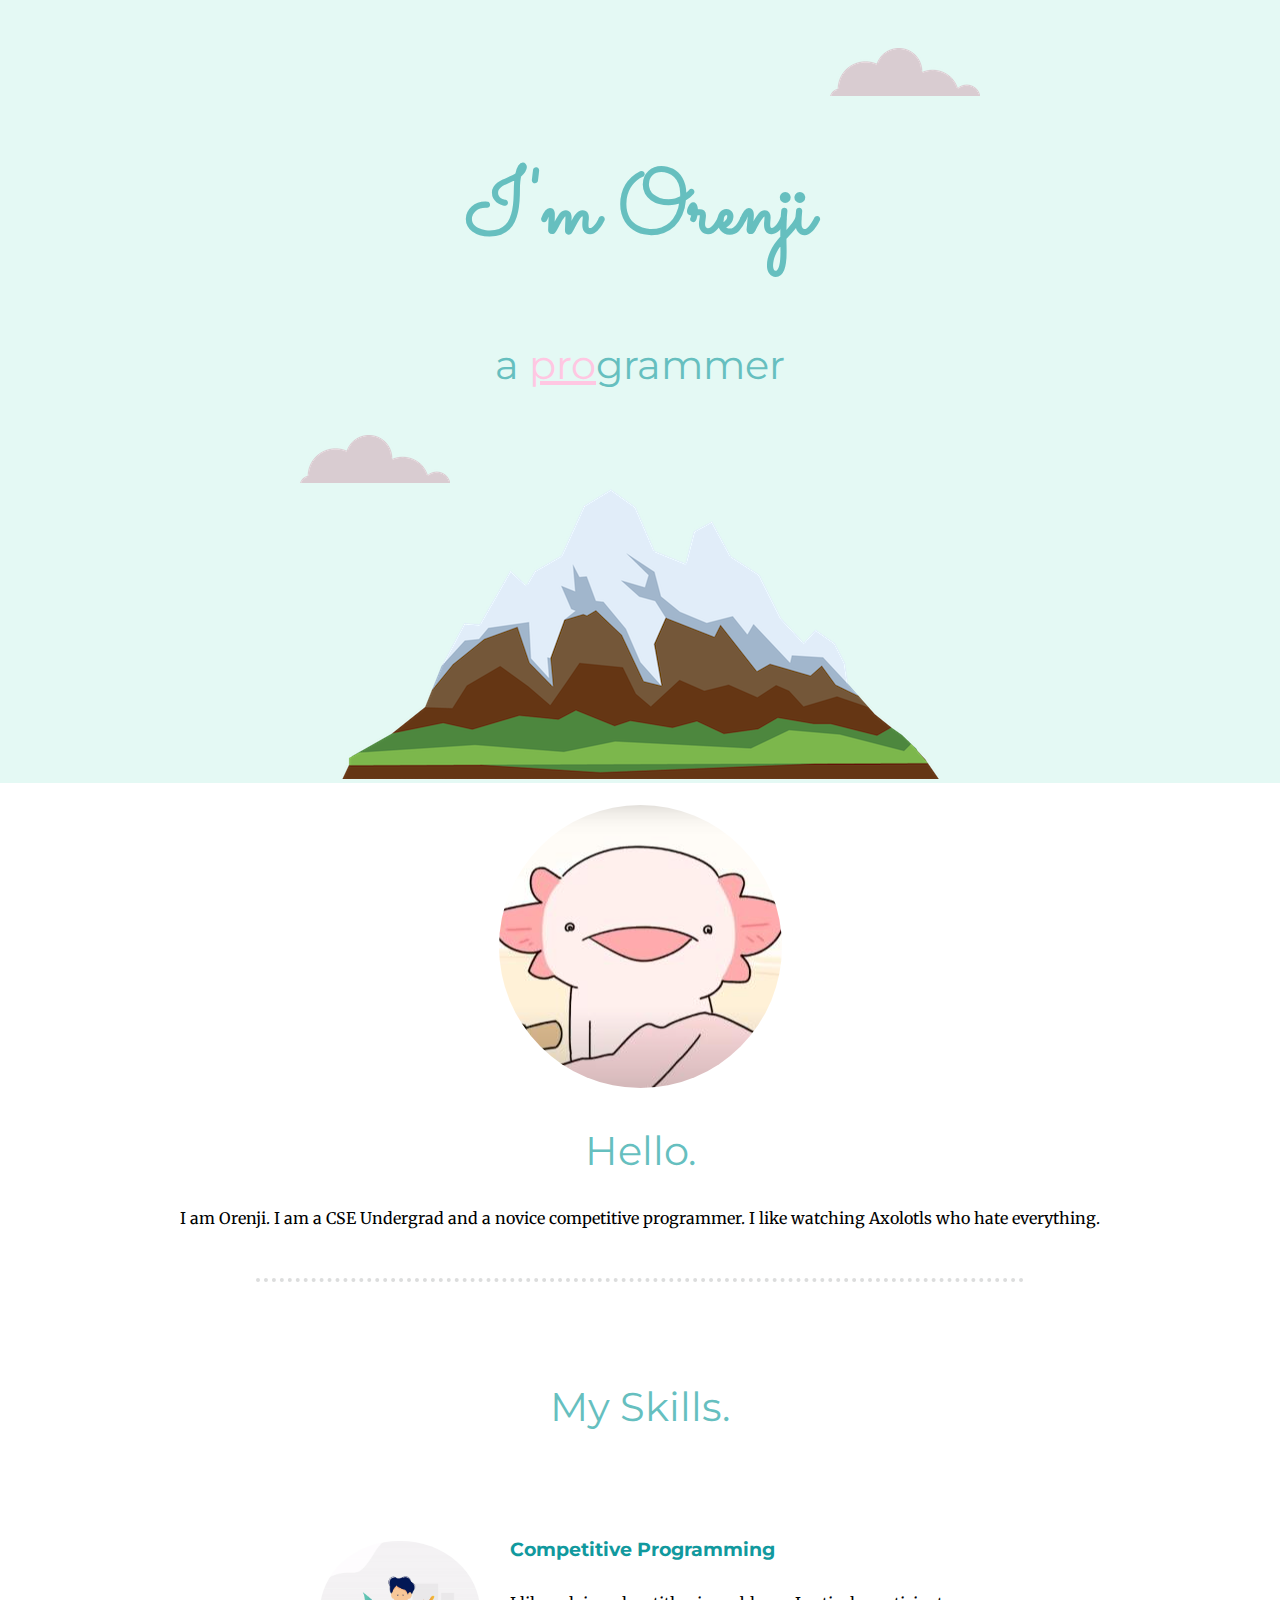
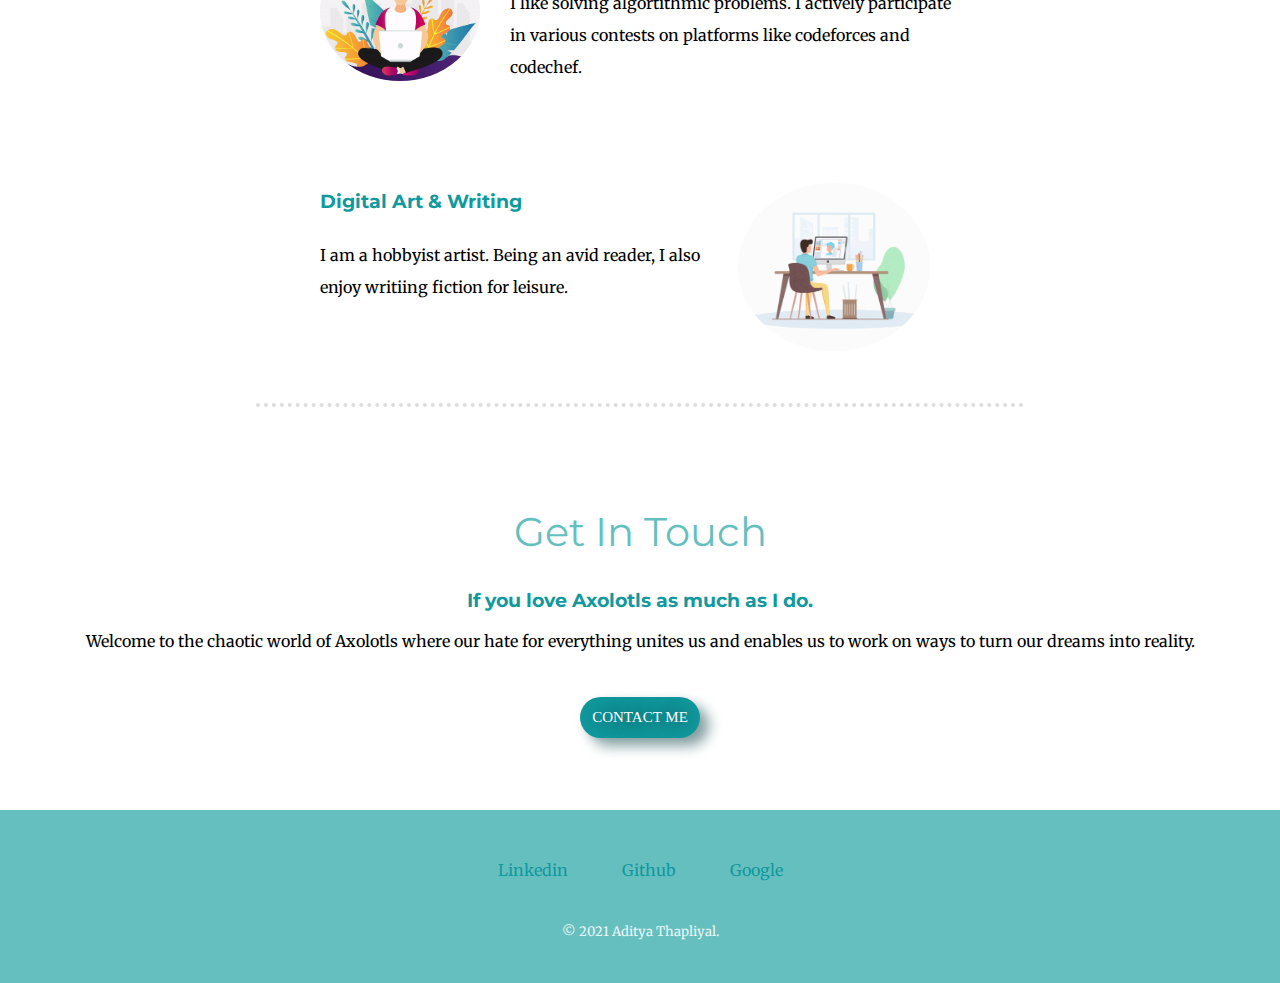
<file: index.html>
<!DOCTYPE html>
<html lang="en">
<head>
    <meta charset="UTF-8">
    
    <title>Orenji</title>
    <link rel="stylesheet" href="css/styles.css">
    <link rel="icon" href="favicon.ico">
    <link href="<link rel="preconnect" href="https://fonts.googleapis.com">
    <link rel="preconnect" href="https://fonts.gstatic.com" crossorigin>
    <link href="https://fonts.googleapis.com/css2?family=Merriweather:ital,wght@0,300;0,400;0,700;0,900;1,300;1,400;1,700;1,900&family=Montserrat:ital,wght@0,100;0,200;0,300;0,400;0,500;0,600;0,700;0,800;0,900;1,100;1,200;1,300;1,400;1,500;1,600;1,700;1,800;1,900&family=Sacramento&display=swap" rel="stylesheet">"
</head>
<body>
    <div class="top-container">
        <h1>I'm Orenji</h1>
        <img class="top-cloud" src="images/cloud.png" alt="clouds-png">
        
        <h2>a <span class="pro">pro</span>grammer</h2>
        <img class="bottom-cloud"src="images/cloud.png" alt="clouds-png">
        <img src="images/mountain.png" alt="mounatain-png">
        
   
    
    </div> 
        <!-- saved from url=(0141)file:///E:/[DesireCourse.Net]%20Udemy%20-%20The%20Complete%202020%20Web%20Development%20Bootcamp/5.%20Intermediate%20CSS/12.1%20StubCode.html -->
        <html><head><meta http-equiv="Content-Type" content="text/html; charset=UTF-8"></head><body><div class="middle-container">
            <div class="middle-container">
                <img class="profile" src="images/axolotl.png" alt="profile-picture">
                <h2>Hello.</h2>
                <p>I am Orenji. I am a CSE Undergrad and a novice competitive programmer. I like watching Axolotls who hate everything.</p>
                
                <hr>
                <div class="skills">
                    <h2>My Skills.</h2>
      <div class="skill-row">
          <img class="cp" src="images/cp.gif" alt="cp gif">
          <h3>Competitive Programming</h3>
          <p>I like solving algortithmic problems.  I actively participate in various contests on platforms like codeforces and codechef.</p>
        </div>
        <div class="skill-row">
            <img class="artist" src="images/artist3.gif" alt="">
            <h3>Digital Art & Writing</h3>
            <p>I am a hobbyist artist.  Being an avid reader,  I also enjoy writiing fiction for leisure.</p>
        </div>
    </div>
    <hr>
    <div class="contact-me">
        <h2>Get In Touch</h2>
        <h3>If you love Axolotls as much as I do.</h3>
        <p>Welcome to the chaotic world of Axolotls where our hate for everything unites us and enables us to work on ways to turn our dreams into reality.</p>
        <a class="btn" href="orenji409@gmail.com">CONTACT ME</a>
    </div>
</div>


<div class="bottom-container">
    <a class="footer-link" href="https://www.linkedin.com/in/aditya-t-9a89021ba/">Linkedin</a>
    <a class="footer-link" href="https://github.com/Aditya060">Github</a>
    <a class="footer-link" href="https://codingcompetitions.withgoogle.com/profile">Google</a>
    <p class="copyrights">© 2021 Aditya Thapliyal.</p>
  </div>

  </body></html>




   
    
</body>
</html>
</file>
<file: css/styles.css>
body{
    margin: 0;
    text-align: center;
    
    font-family: 'Merriweather', serif;

}
hr {
   
    border: 10px;
    /* border-radius: 50%; */
    margin: 50px auto 50px auto;
    border-top:4px dotted rgb(220, 221, 221);
    color:#fff;
    background-color:#fff;
    height:50px;
    width:60%;
    }

h1{
    color: #66BFBF;
    margin-top: 50px;
    font-family: 'Sacramento', cursive;
    font-size: 5.625rem;
}
h2{
    color: #66BFBF;
    font-family: 'Montserrat', sans-serif;
    font-size: 2.5rem;
    font-weight: normal;

}
h3{
    color: #11999E;
    font-family: 'Montserrat', sans-serif;
}

.top-container{
    background-color: #E4F9F4;
    /* background-color: black; */
    position: relative;
 
    top: -22px; 
    

    padding-top: 100px;
}
/* .profile{
   
    border-radius: 0%;
} */

.skill-row{
    width: 50%;
    /* position: relative;
    left: 300px; */
    margin: 100px auto 100px auto;
    text-align: left;
    line-height: 2;
    
    
}
.cp{
    border-radius: 50%;
    margin-right: 30px;
    margin-top: 10px;
    width: 25%;
    float: left;
}

.artist
{
    border-radius: 50%;
    margin-right: 30px;
    width: 30%;
    float: right;
}

.middle-container{
    
  
}
.bottom-container{
    background-color: #66BFBF;
    padding-top: 50px;
    padding-bottom: 30px;
    position: relative;
    bottom: -22px; 
}

.footer-link{
    margin: auto 25px auto 25px;
    color: #11999E;
    /* font-family: 'Montserrat', sans-serif; */
    font-weight: 100px;
    text-decoration: none;
}
.copyrights{
    padding-top: 30px;
    color: #EAF6F6;
    font-size: small;
}
    
 

.pro{
    text-decoration: underline;
    font-size: 2.5rem;
    color: #ffc7e2;
}

.top-cloud{
    position: absolute;
    right: 300px;
    top: 50px;

}
.bottom-cloud{
    position: absolute; 
    left: 300px;
    bottom: 300px;


 /* randomly placed and taken out of the flow */
}


.btn {
    margin: 30px auto 50px auto;
  
    background: #11999E;
    background-image: -webkit-linear-gradient(top, #11999E, #11999E);
    background-image: -moz-linear-gradient(top, #11999E, #11999E);
    background-image: -ms-linear-gradient(top, #11999E, #11999E);
    background-image: -o-linear-gradient(top, #11999E, #11999E);
    background-image: -webkit-gradient(to bottom, #11999E, #11999E);
    -webkit-border-radius: 100px;
    -moz-border-radius: 100px;
    border-radius: 100px;
    color: #FFFFFF;
    font-family: Garamond;
    font-size: 15px;
    font-weight: 200;
    padding: 12px;
    -webkit-box-shadow: 9px 8px 13px 0 #86A1A3;
    -moz-box-shadow: 9px 8px 13px 0 #86A1A3;
    box-shadow: 9px 8px 13px 0 #86A1A3;
    text-shadow: 1px 1px 20px #000000;
    text-decoration: none;
    display: inline-block;
    cursor: pointer;
    text-align: center;
 }
 
 .btn:hover {
    border: solid #11999E 0;
    background: #11999E;
    background-image: -webkit-linear-gradient(top, #11999E, #21BCC1);
    background-image: -moz-linear-gradient(top, #11999E, #21BCC1);
    background-image: -ms-linear-gradient(top, #11999E, #21BCC1);
    background-image: -o-linear-gradient(top, #11999E, #21BCC1);
    background-image: -webkit-gradient(to bottom, #11999E, #21BCC1);
    -webkit-border-radius: 100px;
    -moz-border-radius: 100px;
    border-radius: 100px;
    text-decoration: none;
 }
</file>
